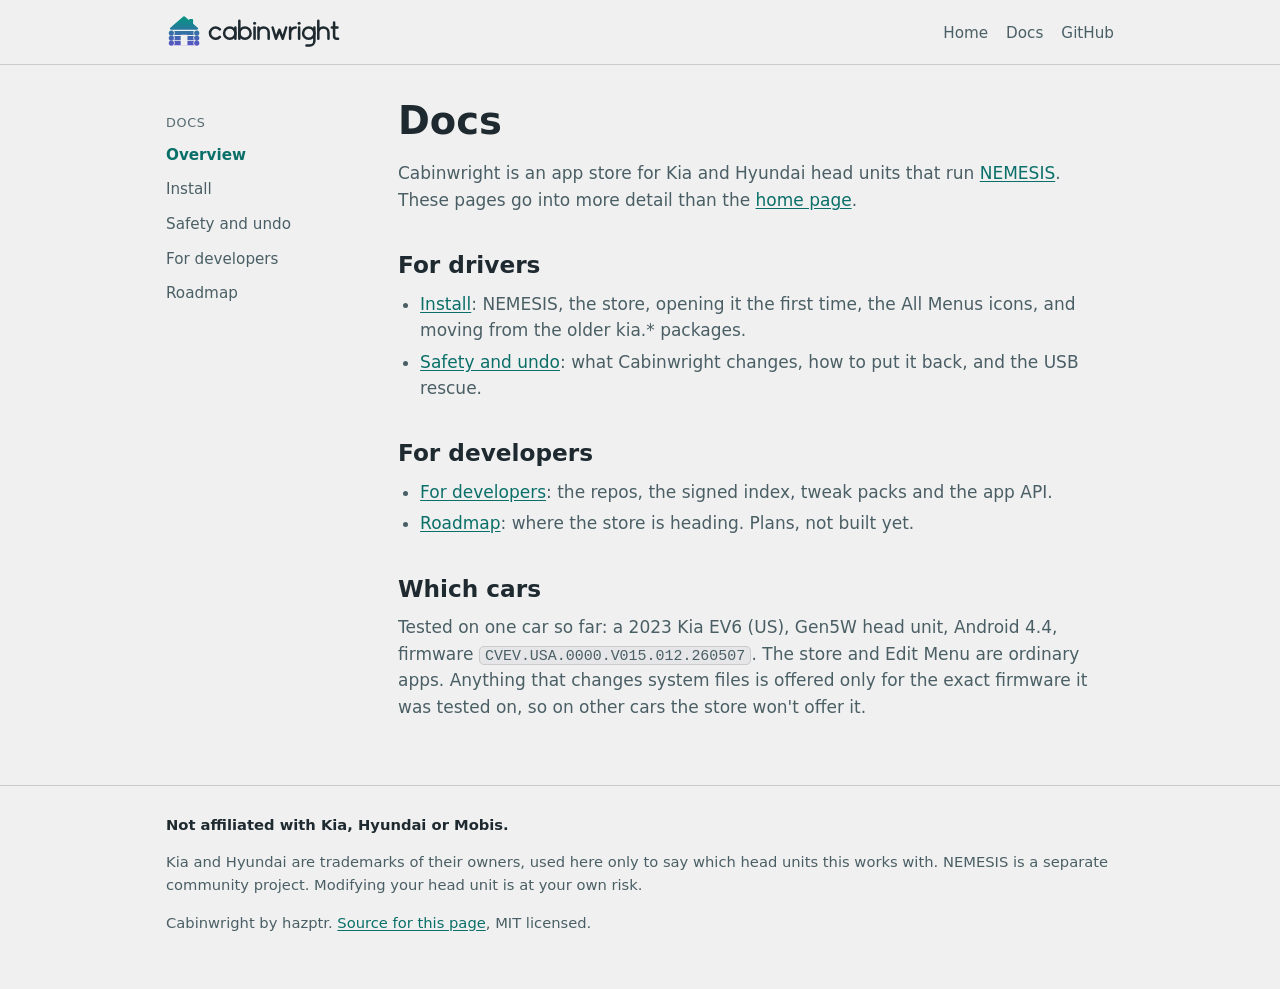
<file: docs/index.html>
<!doctype html>
<html lang="en">
<head>
<meta charset="utf-8">
<meta name="viewport" content="width=device-width, initial-scale=1">
<title>Docs · Cabinwright docs</title>
<meta name="description" content="Cabinwright documentation: installing, safety, developing apps and tweak packs, and the roadmap.">
<meta name="color-scheme" content="dark light">
<meta name="theme-color" content="#121214" media="(prefers-color-scheme: dark)">
<meta name="theme-color" content="#F0F0F0" media="(prefers-color-scheme: light)">
<link rel="icon" href="../favicon.ico" sizes="any">
<link rel="icon" href="../favicon.svg" type="image/svg+xml">
<link rel="apple-touch-icon" href="../apple-touch-icon.png">
<link rel="stylesheet" href="../style.css">
</head>
<body>
<a class="skip" href="#main">Skip to content</a>

<header class="top">
  <div class="wrap">
    <a href="../" aria-label="Cabinwright home"><img src="../logo.svg" alt="Cabinwright" width="175" height="36"></a>
    <nav aria-label="Site">
      <ul>
        <li><a href="../">Home</a></li>
        <li><a href="./">Docs</a></li>
        <li><a href="https://github.com/cabinwright">GitHub</a></li>
      </ul>
    </nav>
  </div>
</header>

<div class="wrap docs">
  <nav class="side" aria-label="Docs">
    <p class="group">Docs</p>
    <ul><li><a href="index.html" aria-current="page">Overview</a></li><li><a href="install.html">Install</a></li><li><a href="safety.html">Safety and undo</a></li><li><a href="developers.html">For developers</a></li><li><a href="roadmap.html">Roadmap</a></li></ul>
  </nav>
  <main id="main" class="prose">
<h1>Docs</h1>
<p>Cabinwright is an app store for Kia and Hyundai head units that run
  <a href="https://github.com/xwtk/hmg_nemesis">NEMESIS</a>. These pages go into more detail than
  the <a href="../">home page</a>.</p>
<h2>For drivers</h2>
<ul>
  <li><a href="install.html">Install</a>: NEMESIS, the store, opening it the first time, the
    All Menus icons, and moving from the older kia.* packages.</li>
  <li><a href="safety.html">Safety and undo</a>: what Cabinwright changes, how to put it back, and the
    USB rescue.</li>
</ul>
<h2>For developers</h2>
<ul>
  <li><a href="developers.html">For developers</a>: the repos, the signed index, tweak packs and the
    app API.</li>
  <li><a href="roadmap.html">Roadmap</a>: where the store is heading. Plans, not built yet.</li>
</ul>
<h2>Which cars</h2>
<p>Tested on one car so far: a 2023 Kia EV6 (US), Gen5W head unit, Android 4.4, firmware
  <code>CVEV.USA.0000.V015.012.260507</code>. The store and Edit Menu are ordinary apps. Anything
  that changes system files is offered only for the exact firmware it was tested on, so on other
  cars the store won't offer it.</p>
  </main>
</div>

<footer>
  <div class="wrap">
    <p class="affil">Not affiliated with Kia, Hyundai or Mobis.</p>
    <p>Kia and Hyundai are trademarks of their owners, used here only to say which head units
      this works with. NEMESIS is a separate community project. Modifying your head unit is at your own risk.</p>
    <p>Cabinwright by hazptr. <a href="https://github.com/cabinwright/cabinwright.github.io">Source for this page</a>, MIT licensed.</p>
  </div>
</footer>
</body>
</html>
</file>
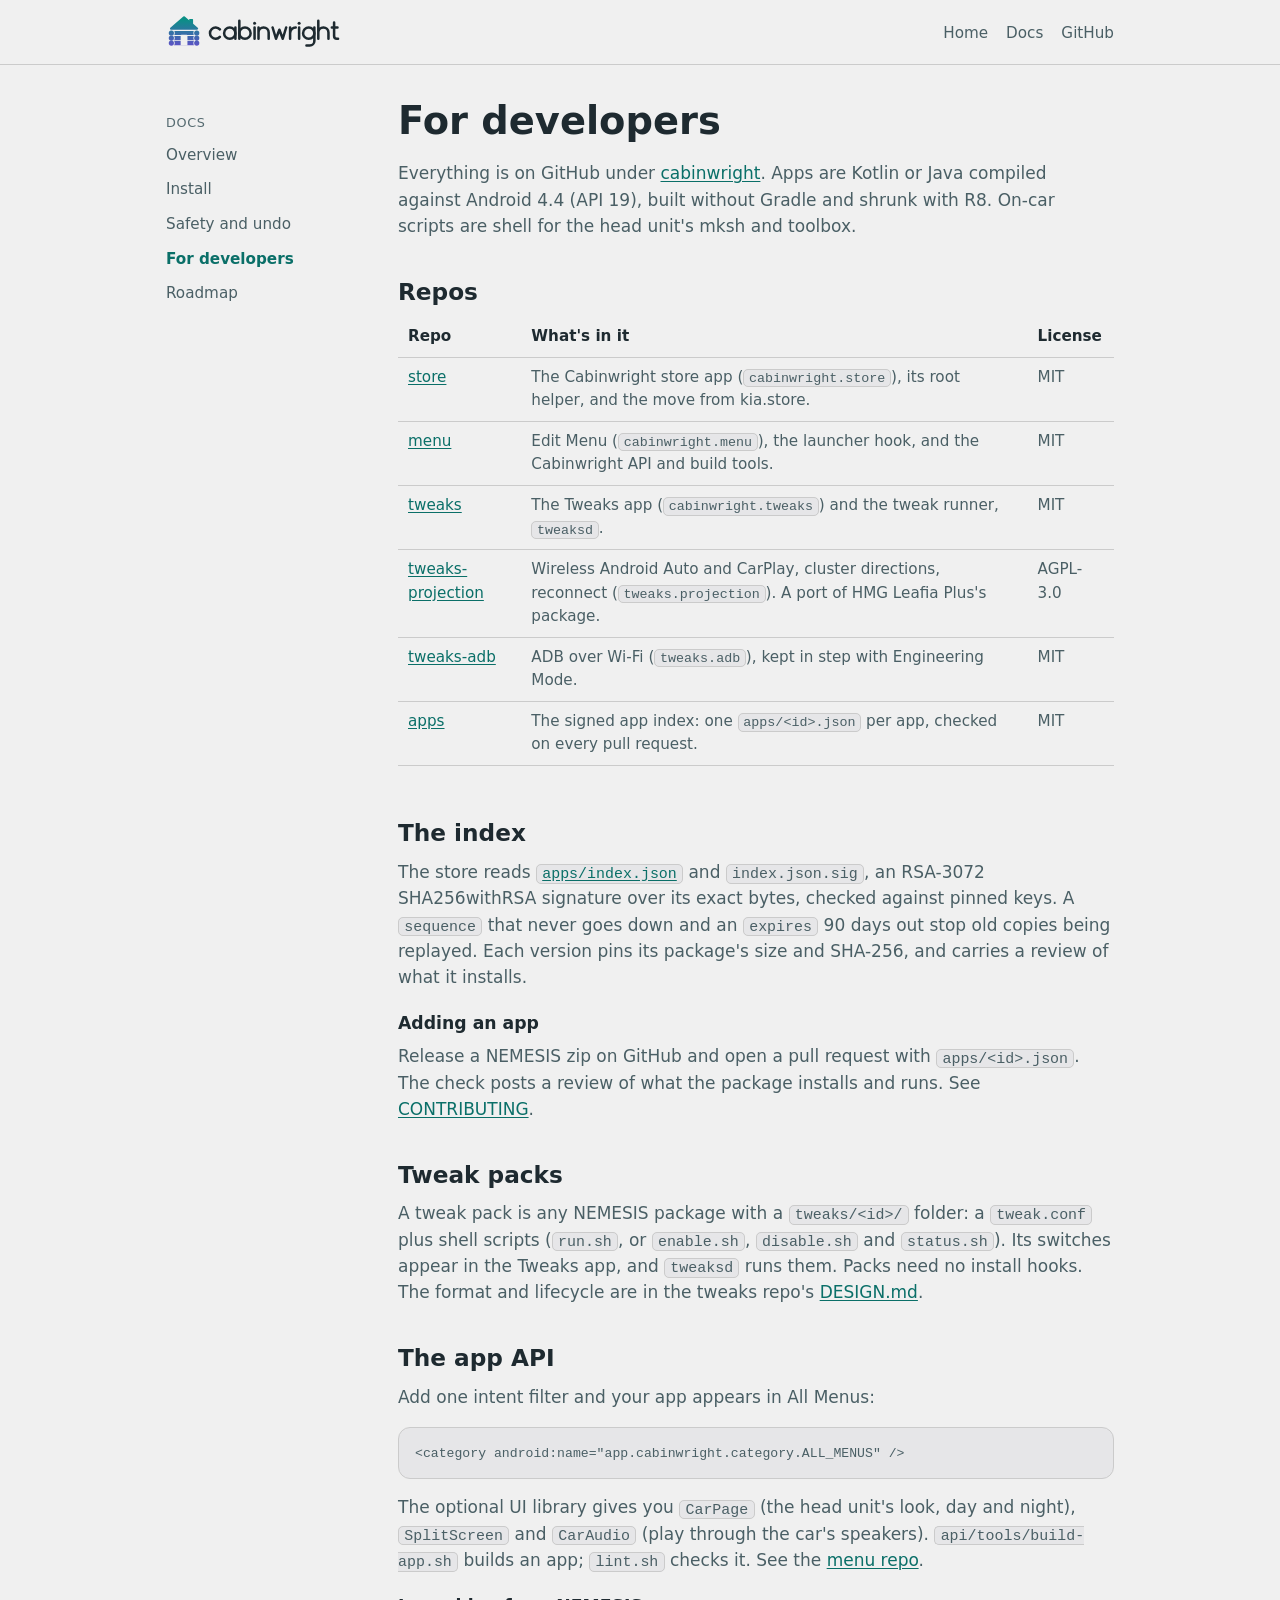
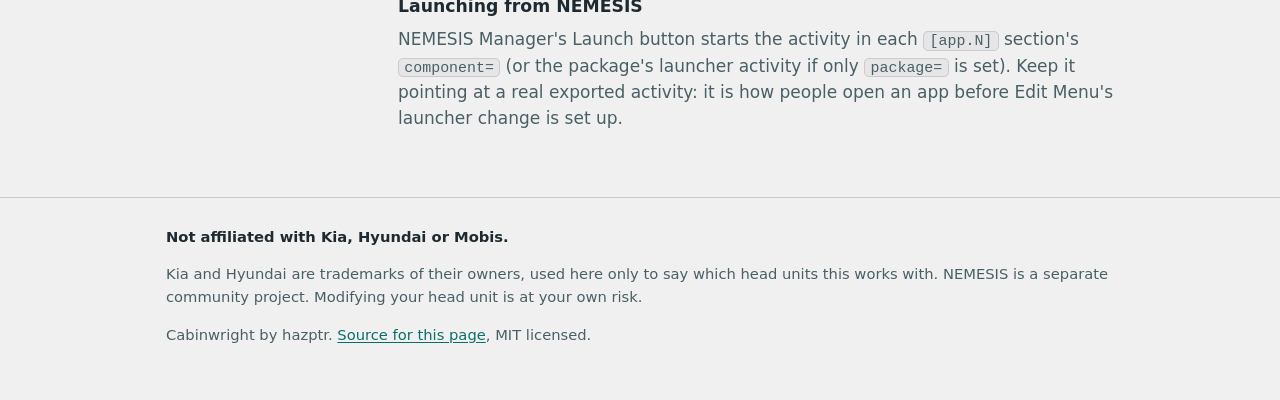
<file: docs/developers.html>
<!doctype html>
<html lang="en">
<head>
<meta charset="utf-8">
<meta name="viewport" content="width=device-width, initial-scale=1">
<title>For developers · Cabinwright docs</title>
<meta name="description" content="Cabinwright repos, the signed app index, tweak packs and the app API.">
<meta name="color-scheme" content="dark light">
<meta name="theme-color" content="#121214" media="(prefers-color-scheme: dark)">
<meta name="theme-color" content="#F0F0F0" media="(prefers-color-scheme: light)">
<link rel="icon" href="../favicon.ico" sizes="any">
<link rel="icon" href="../favicon.svg" type="image/svg+xml">
<link rel="apple-touch-icon" href="../apple-touch-icon.png">
<link rel="stylesheet" href="../style.css">
</head>
<body>
<a class="skip" href="#main">Skip to content</a>

<header class="top">
  <div class="wrap">
    <a href="../" aria-label="Cabinwright home"><img src="../logo.svg" alt="Cabinwright" width="175" height="36"></a>
    <nav aria-label="Site">
      <ul>
        <li><a href="../">Home</a></li>
        <li><a href="./">Docs</a></li>
        <li><a href="https://github.com/cabinwright">GitHub</a></li>
      </ul>
    </nav>
  </div>
</header>

<div class="wrap docs">
  <nav class="side" aria-label="Docs">
    <p class="group">Docs</p>
    <ul><li><a href="index.html">Overview</a></li><li><a href="install.html">Install</a></li><li><a href="safety.html">Safety and undo</a></li><li><a href="developers.html" aria-current="page">For developers</a></li><li><a href="roadmap.html">Roadmap</a></li></ul>
  </nav>
  <main id="main" class="prose">
<h1>For developers</h1>
<p>Everything is on GitHub under <a href="https://github.com/cabinwright">cabinwright</a>. Apps are Kotlin or Java compiled
  against Android 4.4 (API 19), built without Gradle and shrunk with R8. On-car scripts are shell for
  the head unit's mksh and toolbox.</p>

<h2>Repos</h2>
<div class="table">
<table>
  <thead><tr><th scope="col">Repo</th><th scope="col">What's in it</th><th scope="col">License</th></tr></thead>
  <tbody>
    <tr><td><a href="https://github.com/cabinwright/store">store</a></td><td>The Cabinwright store app (<code>cabinwright.store</code>), its root helper, and the move from kia.store.</td><td>MIT</td></tr>
    <tr><td><a href="https://github.com/cabinwright/menu">menu</a></td><td>Edit Menu (<code>cabinwright.menu</code>), the launcher hook, and the Cabinwright API and build tools.</td><td>MIT</td></tr>
    <tr><td><a href="https://github.com/cabinwright/tweaks">tweaks</a></td><td>The Tweaks app (<code>cabinwright.tweaks</code>) and the tweak runner, <code>tweaksd</code>.</td><td>MIT</td></tr>
    <tr><td><a href="https://github.com/cabinwright/tweaks-projection">tweaks-projection</a></td><td>Wireless Android Auto and CarPlay, cluster directions, reconnect (<code>tweaks.projection</code>). A port of HMG Leafia Plus's package.</td><td>AGPL-3.0</td></tr>
    <tr><td><a href="https://github.com/cabinwright/tweaks-adb">tweaks-adb</a></td><td>ADB over Wi-Fi (<code>tweaks.adb</code>), kept in step with Engineering Mode.</td><td>MIT</td></tr>
    <tr><td><a href="https://github.com/cabinwright/apps">apps</a></td><td>The signed app index: one <code>apps/&lt;id&gt;.json</code> per app, checked on every pull request.</td><td>MIT</td></tr>
  </tbody>
</table>
</div>

<h2>The index</h2>
<p>The store reads <a href="https://cabinwright.github.io/apps/index.json"><code>apps/index.json</code></a>
  and <code>index.json.sig</code>, an RSA-3072 SHA256withRSA signature over its exact bytes, checked
  against pinned keys. A <code>sequence</code> that never goes down and an <code>expires</code> 90
  days out stop old copies being replayed. Each version pins its package's size and SHA-256, and
  carries a review of what it installs.</p>

<h3>Adding an app</h3>
<p>Release a NEMESIS zip on GitHub and open a pull request with <code>apps/&lt;id&gt;.json</code>.
  The check posts a review of what the package installs and runs. See
  <a href="https://github.com/cabinwright/apps/blob/main/CONTRIBUTING.md">CONTRIBUTING</a>.</p>

<h2>Tweak packs</h2>
<p>A tweak pack is any NEMESIS package with a <code>tweaks/&lt;id&gt;/</code> folder: a
  <code>tweak.conf</code> plus shell scripts (<code>run.sh</code>, or <code>enable.sh</code>,
  <code>disable.sh</code> and <code>status.sh</code>). Its switches appear in the Tweaks app, and
  <code>tweaksd</code> runs them. Packs need no install hooks. The format and lifecycle are in the
  tweaks repo's <a href="https://github.com/cabinwright/tweaks/blob/main/DESIGN.md">DESIGN.md</a>.</p>

<h2>The app API</h2>
<p>Add one intent filter and your app appears in All Menus:</p>
<pre><code>&lt;category android:name="app.cabinwright.category.ALL_MENUS" /&gt;</code></pre>
<p>The optional UI library gives you <code>CarPage</code> (the head unit's look, day and night),
  <code>SplitScreen</code> and <code>CarAudio</code> (play through the car's speakers).
  <code>api/tools/build-app.sh</code> builds an app; <code>lint.sh</code> checks it. See the
  <a href="https://github.com/cabinwright/menu">menu repo</a>.</p>

<h3>Launching from NEMESIS</h3>
<p>NEMESIS Manager's Launch button starts the activity in each <code>[app.N]</code> section's
  <code>component=</code> (or the package's launcher activity if only <code>package=</code> is set).
  Keep it pointing at a real exported activity: it is how people open an app before Edit Menu's
  launcher change is set up.</p>
  </main>
</div>

<footer>
  <div class="wrap">
    <p class="affil">Not affiliated with Kia, Hyundai or Mobis.</p>
    <p>Kia and Hyundai are trademarks of their owners, used here only to say which head units
      this works with. NEMESIS is a separate community project. Modifying your head unit is at your own risk.</p>
    <p>Cabinwright by hazptr. <a href="https://github.com/cabinwright/cabinwright.github.io">Source for this page</a>, MIT licensed.</p>
  </div>
</footer>
</body>
</html>
</file>
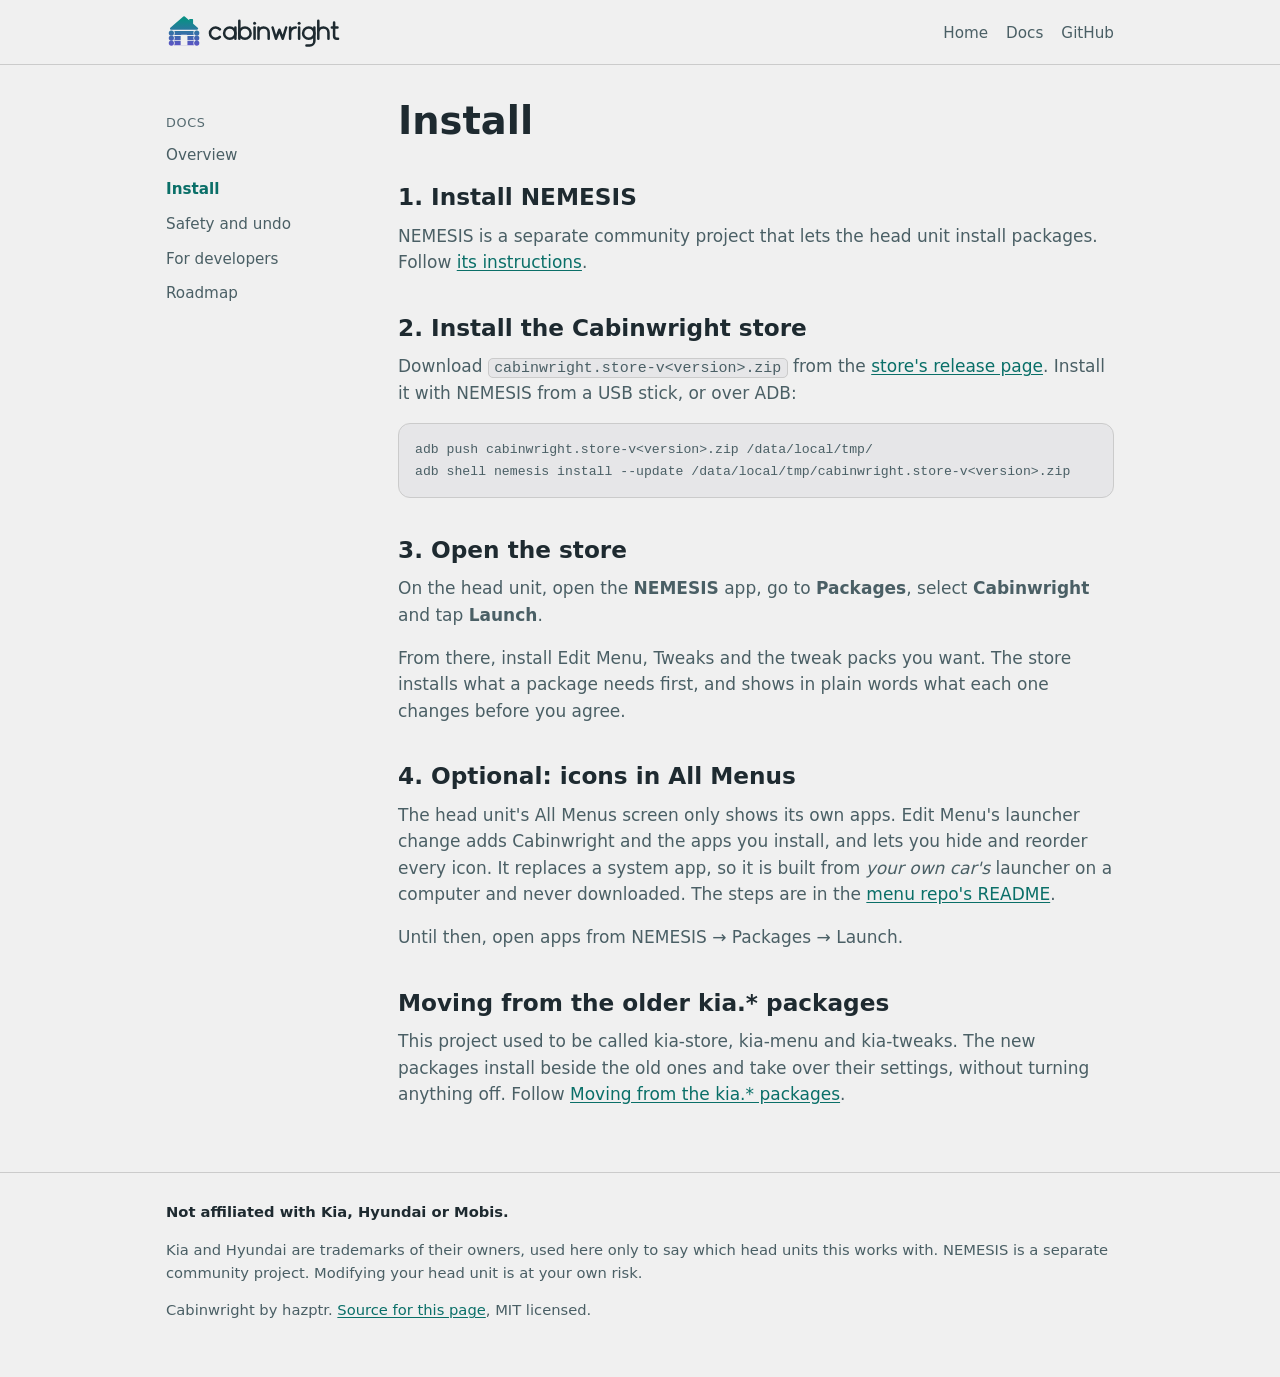
<file: docs/install.html>
<!doctype html>
<html lang="en">
<head>
<meta charset="utf-8">
<meta name="viewport" content="width=device-width, initial-scale=1">
<title>Install · Cabinwright docs</title>
<meta name="description" content="How to install Cabinwright on a head unit running NEMESIS.">
<meta name="color-scheme" content="dark light">
<meta name="theme-color" content="#121214" media="(prefers-color-scheme: dark)">
<meta name="theme-color" content="#F0F0F0" media="(prefers-color-scheme: light)">
<link rel="icon" href="../favicon.ico" sizes="any">
<link rel="icon" href="../favicon.svg" type="image/svg+xml">
<link rel="apple-touch-icon" href="../apple-touch-icon.png">
<link rel="stylesheet" href="../style.css">
</head>
<body>
<a class="skip" href="#main">Skip to content</a>

<header class="top">
  <div class="wrap">
    <a href="../" aria-label="Cabinwright home"><img src="../logo.svg" alt="Cabinwright" width="175" height="36"></a>
    <nav aria-label="Site">
      <ul>
        <li><a href="../">Home</a></li>
        <li><a href="./">Docs</a></li>
        <li><a href="https://github.com/cabinwright">GitHub</a></li>
      </ul>
    </nav>
  </div>
</header>

<div class="wrap docs">
  <nav class="side" aria-label="Docs">
    <p class="group">Docs</p>
    <ul><li><a href="index.html">Overview</a></li><li><a href="install.html" aria-current="page">Install</a></li><li><a href="safety.html">Safety and undo</a></li><li><a href="developers.html">For developers</a></li><li><a href="roadmap.html">Roadmap</a></li></ul>
  </nav>
  <main id="main" class="prose">
<h1>Install</h1>
<h2>1. Install NEMESIS</h2>
<p>NEMESIS is a separate community project that lets the head unit install packages. Follow
  <a href="https://github.com/xwtk/hmg_nemesis">its instructions</a>.</p>

<h2>2. Install the Cabinwright store</h2>
<p>Download <code>cabinwright.store-v&lt;version&gt;.zip</code> from the
  <a href="https://github.com/cabinwright/store/releases/latest">store's release page</a>. Install it with NEMESIS from a USB
  stick, or over ADB:</p>
<pre><code>adb push cabinwright.store-v&lt;version&gt;.zip /data/local/tmp/
adb shell nemesis install --update /data/local/tmp/cabinwright.store-v&lt;version&gt;.zip</code></pre>

<h2>3. Open the store</h2>
<p>On the head unit, open the <strong>NEMESIS</strong> app, go to <strong>Packages</strong>, select
  <strong>Cabinwright</strong> and tap <strong>Launch</strong>.</p>
<p>From there, install Edit Menu, Tweaks and the tweak packs you want. The store installs what a
  package needs first, and shows in plain words what each one changes before you agree.</p>

<h2>4. Optional: icons in All Menus</h2>
<p>The head unit's All Menus screen only shows its own apps. Edit Menu's launcher change adds
  Cabinwright and the apps you install, and lets you hide and reorder every icon. It replaces a
  system app, so it is built from <em>your own car's</em> launcher on a computer and never
  downloaded. The steps are in the <a href="https://github.com/cabinwright/menu#readme">menu repo's README</a>.</p>
<p>Until then, open apps from NEMESIS → Packages → Launch.</p>

<h2>Moving from the older kia.* packages</h2>
<p>This project used to be called kia-store, kia-menu and kia-tweaks. The new packages install
  beside the old ones and take over their settings, without turning anything off. Follow
  <a href="https://github.com/cabinwright/store/blob/main/docs/migrating-from-kia.md">Moving from the kia.* packages</a>.</p>
  </main>
</div>

<footer>
  <div class="wrap">
    <p class="affil">Not affiliated with Kia, Hyundai or Mobis.</p>
    <p>Kia and Hyundai are trademarks of their owners, used here only to say which head units
      this works with. NEMESIS is a separate community project. Modifying your head unit is at your own risk.</p>
    <p>Cabinwright by hazptr. <a href="https://github.com/cabinwright/cabinwright.github.io">Source for this page</a>, MIT licensed.</p>
  </div>
</footer>
</body>
</html>
</file>
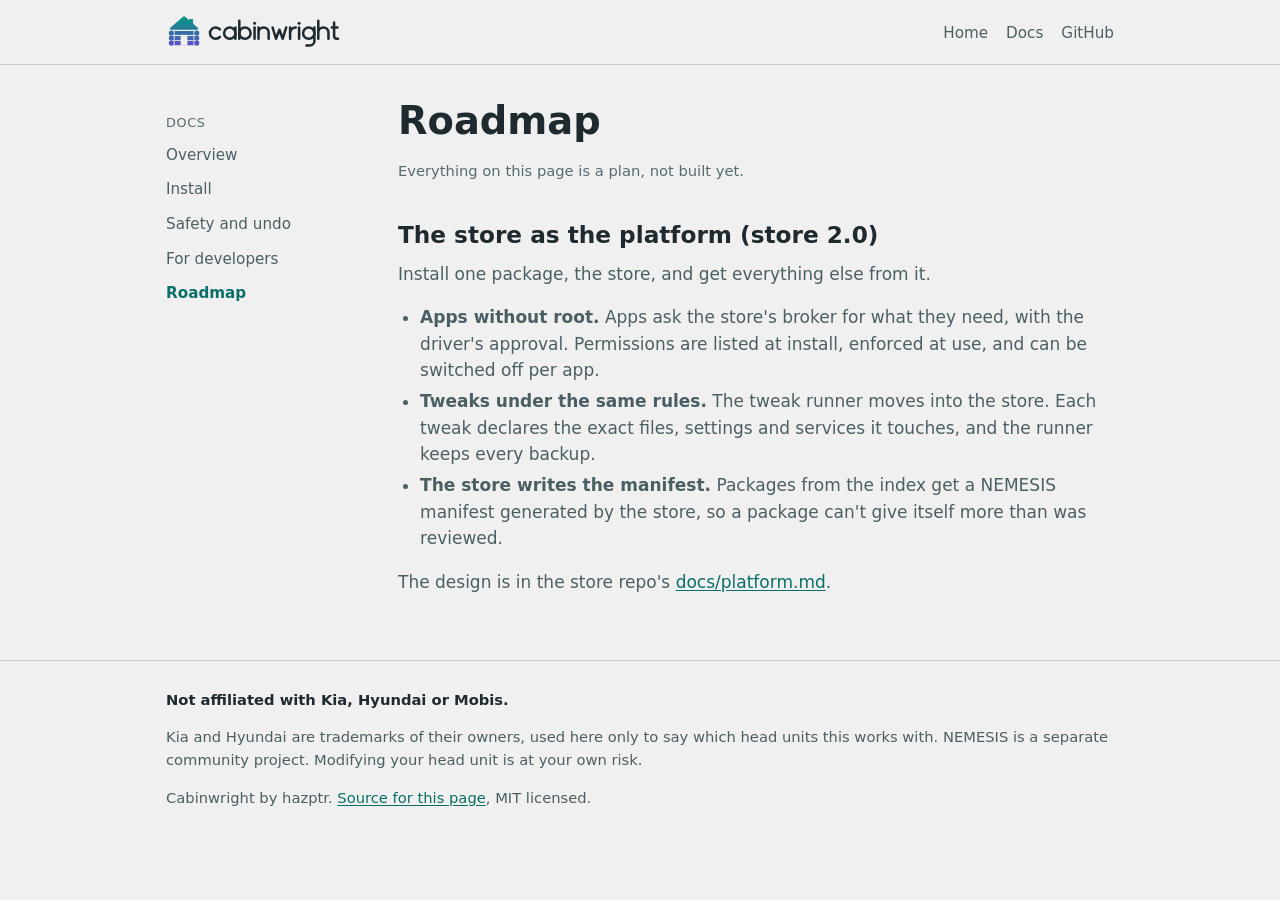
<file: docs/roadmap.html>
<!doctype html>
<html lang="en">
<head>
<meta charset="utf-8">
<meta name="viewport" content="width=device-width, initial-scale=1">
<title>Roadmap · Cabinwright docs</title>
<meta name="description" content="Where Cabinwright is heading: the store as the platform. Plans, not built yet.">
<meta name="color-scheme" content="dark light">
<meta name="theme-color" content="#121214" media="(prefers-color-scheme: dark)">
<meta name="theme-color" content="#F0F0F0" media="(prefers-color-scheme: light)">
<link rel="icon" href="../favicon.ico" sizes="any">
<link rel="icon" href="../favicon.svg" type="image/svg+xml">
<link rel="apple-touch-icon" href="../apple-touch-icon.png">
<link rel="stylesheet" href="../style.css">
</head>
<body>
<a class="skip" href="#main">Skip to content</a>

<header class="top">
  <div class="wrap">
    <a href="../" aria-label="Cabinwright home"><img src="../logo.svg" alt="Cabinwright" width="175" height="36"></a>
    <nav aria-label="Site">
      <ul>
        <li><a href="../">Home</a></li>
        <li><a href="./">Docs</a></li>
        <li><a href="https://github.com/cabinwright">GitHub</a></li>
      </ul>
    </nav>
  </div>
</header>

<div class="wrap docs">
  <nav class="side" aria-label="Docs">
    <p class="group">Docs</p>
    <ul><li><a href="index.html">Overview</a></li><li><a href="install.html">Install</a></li><li><a href="safety.html">Safety and undo</a></li><li><a href="developers.html">For developers</a></li><li><a href="roadmap.html" aria-current="page">Roadmap</a></li></ul>
  </nav>
  <main id="main" class="prose">
<h1>Roadmap</h1>
<p class="note">Everything on this page is a plan, not built yet.</p>

<h2>The store as the platform (store 2.0)</h2>
<p>Install one package, the store, and get everything else from it.</p>
<ul>
  <li><strong>Apps without root.</strong> Apps ask the store's broker for what they need, with the
    driver's approval. Permissions are listed at install, enforced at use, and can be switched off
    per app.</li>
  <li><strong>Tweaks under the same rules.</strong> The tweak runner moves into the store. Each tweak
    declares the exact files, settings and services it touches, and the runner keeps every
    backup.</li>
  <li><strong>The store writes the manifest.</strong> Packages from the index get a NEMESIS manifest
    generated by the store, so a package can't give itself more than was reviewed.</li>
</ul>
<p>The design is in the store repo's
  <a href="https://github.com/cabinwright/store/blob/main/docs/platform.md">docs/platform.md</a>.</p>
  </main>
</div>

<footer>
  <div class="wrap">
    <p class="affil">Not affiliated with Kia, Hyundai or Mobis.</p>
    <p>Kia and Hyundai are trademarks of their owners, used here only to say which head units
      this works with. NEMESIS is a separate community project. Modifying your head unit is at your own risk.</p>
    <p>Cabinwright by hazptr. <a href="https://github.com/cabinwright/cabinwright.github.io">Source for this page</a>, MIT licensed.</p>
  </div>
</footer>
</body>
</html>
</file>
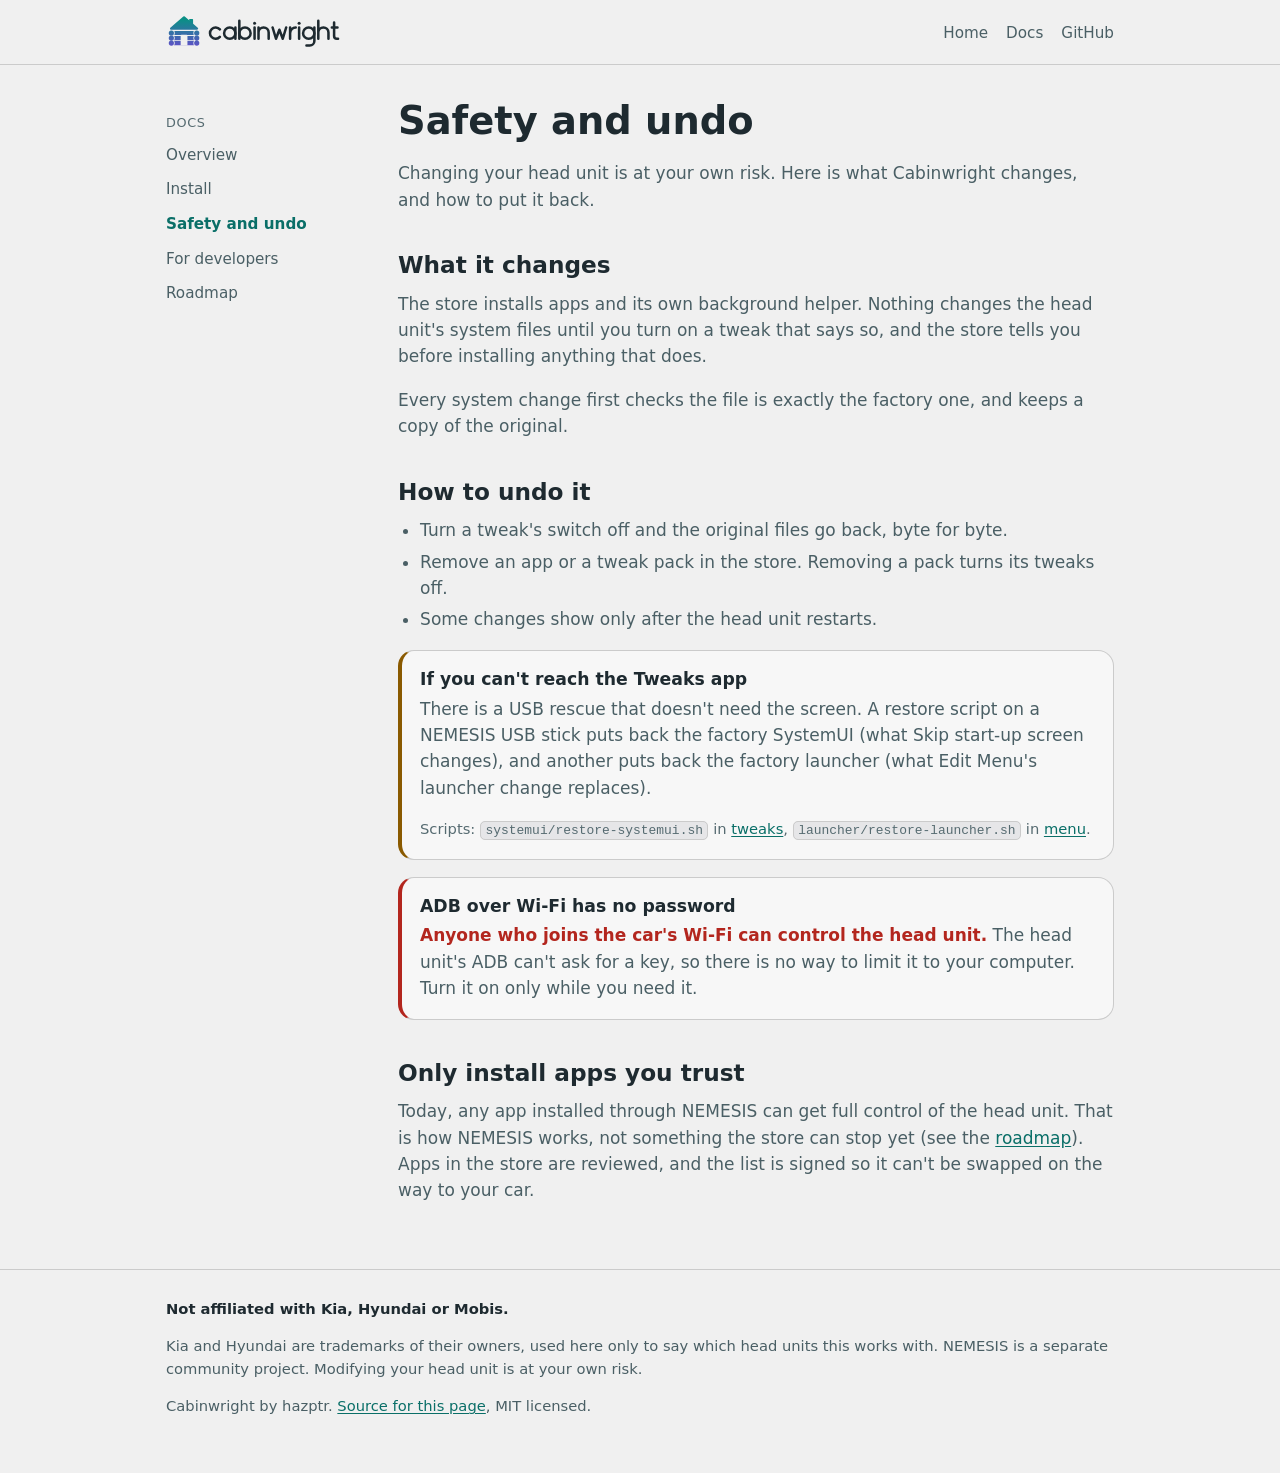
<file: docs/safety.html>
<!doctype html>
<html lang="en">
<head>
<meta charset="utf-8">
<meta name="viewport" content="width=device-width, initial-scale=1">
<title>Safety and undo · Cabinwright docs</title>
<meta name="description" content="What Cabinwright changes on the head unit, and how to undo it.">
<meta name="color-scheme" content="dark light">
<meta name="theme-color" content="#121214" media="(prefers-color-scheme: dark)">
<meta name="theme-color" content="#F0F0F0" media="(prefers-color-scheme: light)">
<link rel="icon" href="../favicon.ico" sizes="any">
<link rel="icon" href="../favicon.svg" type="image/svg+xml">
<link rel="apple-touch-icon" href="../apple-touch-icon.png">
<link rel="stylesheet" href="../style.css">
</head>
<body>
<a class="skip" href="#main">Skip to content</a>

<header class="top">
  <div class="wrap">
    <a href="../" aria-label="Cabinwright home"><img src="../logo.svg" alt="Cabinwright" width="175" height="36"></a>
    <nav aria-label="Site">
      <ul>
        <li><a href="../">Home</a></li>
        <li><a href="./">Docs</a></li>
        <li><a href="https://github.com/cabinwright">GitHub</a></li>
      </ul>
    </nav>
  </div>
</header>

<div class="wrap docs">
  <nav class="side" aria-label="Docs">
    <p class="group">Docs</p>
    <ul><li><a href="index.html">Overview</a></li><li><a href="install.html">Install</a></li><li><a href="safety.html" aria-current="page">Safety and undo</a></li><li><a href="developers.html">For developers</a></li><li><a href="roadmap.html">Roadmap</a></li></ul>
  </nav>
  <main id="main" class="prose">
<h1>Safety and undo</h1>
<p>Changing your head unit is at your own risk. Here is what Cabinwright changes, and how to put
  it back.</p>

<h2>What it changes</h2>
<p>The store installs apps and its own background helper. Nothing changes the head unit's system
  files until you turn on a tweak that says so, and the store tells you before installing anything
  that does.</p>
<p>Every system change first checks the file is exactly the factory one, and keeps a copy of the
  original.</p>

<h2>How to undo it</h2>
<ul>
  <li>Turn a tweak's switch off and the original files go back, byte for byte.</li>
  <li>Remove an app or a tweak pack in the store. Removing a pack turns its tweaks off.</li>
  <li>Some changes show only after the head unit restarts.</li>
</ul>

<div class="card warn">
  <h3>If you can't reach the Tweaks app</h3>
  <p>There is a USB rescue that doesn't need the screen. A restore script on a NEMESIS USB stick
    puts back the factory SystemUI (what Skip start-up screen changes), and another puts back the
    factory launcher (what Edit Menu's launcher change replaces).</p>
  <p class="note">Scripts: <code>systemui/restore-systemui.sh</code> in
    <a href="https://github.com/cabinwright/tweaks">tweaks</a>, <code>launcher/restore-launcher.sh</code> in
    <a href="https://github.com/cabinwright/menu">menu</a>.</p>
</div>

<div class="card danger" id="adb">
  <h3>ADB over Wi-Fi has no password</h3>
  <p><strong>Anyone who joins the car's Wi-Fi can control the head unit.</strong> The head unit's
    ADB can't ask for a key, so there is no way to limit it to your computer. Turn it on only while
    you need it.</p>
</div>

<h2>Only install apps you trust</h2>
<p>Today, any app installed through NEMESIS can get full control of the head unit. That is how
  NEMESIS works, not something the store can stop yet (see the <a href="roadmap.html">roadmap</a>).
  Apps in the store are reviewed, and the list is signed so it can't be swapped on the way to your
  car.</p>
  </main>
</div>

<footer>
  <div class="wrap">
    <p class="affil">Not affiliated with Kia, Hyundai or Mobis.</p>
    <p>Kia and Hyundai are trademarks of their owners, used here only to say which head units
      this works with. NEMESIS is a separate community project. Modifying your head unit is at your own risk.</p>
    <p>Cabinwright by hazptr. <a href="https://github.com/cabinwright/cabinwright.github.io">Source for this page</a>, MIT licensed.</p>
  </div>
</footer>
</body>
</html>
</file>
<file: style.css>
/* Colours from the head unit's own UI, as the Cabinwright API's CarPage uses them
   (menu repo, api/ui/.../CarPage.kt). Night is the default; day text and teal are
   darkened here so they pass WCAG AA on a web page. */
:root {
  --bg: #121214;          /* CarPage night BG */
  --card: #161618;        /* night TILE */
  --edge: #313136;        /* night EDGE */
  --tile: #1F1F24;        /* night ICON_TILE */
  --tile-edge: #3D3D44;   /* night ICON_TILE_EDGE */
  --text: #B6C1C8;        /* night TEXT */
  --muted: #79838A;       /* night MUTED */
  --head: #E8EDF0;
  --accent: #17BEB0;      /* ACCENT, the head unit's highlight teal */
  --on-accent: #121214;
  --g1: #34E0D5;          /* ICON_START */
  --g2: #847FDC;          /* ACCENT_END */
  --warn: #F1B336;        /* WARN */
  --bad: #EB5757;         /* BAD */
  --code: #0E0E0F;        /* night DIVIDER */
}
@media (prefers-color-scheme: light) {
  :root {
    --bg: #F0F0F0;        /* CarPage day BG */
    --card: #F7F7F7;
    --edge: #CBCBCB;      /* day EDGE */
    --tile: #F0F0F2;      /* day ICON_TILE */
    --tile-edge: #DDDDE0; /* day ICON_TILE_EDGE */
    --text: #4A5F65;      /* day TEXT #62797F, darkened */
    --muted: #566B71;     /* day MUTED #8D9DA2, darkened */
    --head: #1E2A30;
    --accent: #0A6F68;    /* the teal, darkened */
    --on-accent: #FFFFFF;
    --g1: #0B8F86;
    --g2: #5A54C4;
    --warn: #8A5A00;
    --bad: #B3261E;
    --code: #E6E6E8;
  }
}
* { box-sizing: border-box; }
html { -webkit-text-size-adjust: 100%; }
body {
  margin: 0; background: var(--bg); color: var(--text);
  font: 17px/1.55 system-ui, -apple-system, "Segoe UI", Roboto, "Helvetica Neue", Arial, sans-serif;
}
a { color: var(--accent); text-underline-offset: 2px; }
a:hover { text-decoration-thickness: 2px; }
:focus-visible { outline: 2px solid var(--accent); outline-offset: 2px; border-radius: 4px; }
h1, h2, h3 { color: var(--head); line-height: 1.25; margin: 0 0 .5em; }
h1 { font-size: clamp(1.7rem, 5vw, 2.4rem); font-weight: 650; }
h2 { font-size: 1.45rem; font-weight: 650; margin-top: 0; }
h3 { font-size: 1.08rem; font-weight: 600; }
p { margin: 0 0 1em; }
code, pre { font: .88em/1.5 ui-monospace, SFMono-Regular, Menlo, Consolas, monospace; }
code { background: var(--code); border: 1px solid var(--edge); border-radius: 5px; padding: .05em .35em; overflow-wrap: anywhere; }
pre { background: var(--code); border: 1px solid var(--edge); border-radius: 12px; padding: 14px 16px; overflow-x: auto; }
pre code { background: none; border: 0; padding: 0; }
.wrap { max-width: 980px; margin: 0 auto; padding: 0 16px; }
.skip { position: absolute; left: -9999px; }
.skip:focus { left: 16px; top: 8px; background: var(--card); padding: 8px 12px; z-index: 2; }

header.top { border-bottom: 1px solid var(--edge); }
header.top .wrap { display: flex; align-items: center; justify-content: space-between; gap: 16px; flex-wrap: wrap; padding-top: 14px; padding-bottom: 14px; }
header.top img { display: block; height: 36px; width: auto; }
nav ul { list-style: none; margin: 0; padding: 0; display: flex; flex-wrap: wrap; gap: 4px 18px; }
nav a { color: var(--text); text-decoration: none; font-size: .95rem; }
nav a:hover { color: var(--accent); }

.hero { padding-top: 48px; padding-bottom: 32px; }
.hero .lede { font-size: 1.15rem; max-width: 40em; }
.chips { display: flex; flex-wrap: wrap; gap: 8px; margin: 18px 0 0; padding: 0; list-style: none; }
.chips li { border: 1px solid var(--edge); border-radius: 999px; padding: 4px 12px; font-size: .9rem; }
.chips li.on { border-color: var(--accent); color: var(--accent); }
.buttons { display: flex; flex-wrap: wrap; gap: 12px; margin-top: 24px; }
.btn { display: inline-block; padding: 10px 18px; border-radius: 999px; border: 1px solid var(--edge); color: var(--head); text-decoration: none; font-weight: 600; }
.btn.primary { background: var(--accent); border-color: var(--accent); color: var(--on-accent); }
.note { color: var(--muted); font-size: .92rem; }

section { padding: 36px 0; border-top: 1px solid var(--edge); }
.grid { display: grid; grid-template-columns: repeat(auto-fill, minmax(270px, 1fr)); gap: 14px; }
.grid.two { grid-template-columns: repeat(auto-fill, minmax(340px, 1fr)); }
.card { background: var(--card); border: 1px solid var(--edge); border-radius: 16px; padding: 18px; }
.card h3 { margin-bottom: .3em; }
.card p:last-child, .card ul:last-child { margin-bottom: 0; }
.card ul { padding-left: 1.1em; margin: .4em 0 1em; }
.row { display: flex; gap: 14px; align-items: flex-start; }
.icon { flex: none; width: 52px; height: 52px; border-radius: 50%; background: var(--tile); border: 1px solid var(--tile-edge); display: grid; place-items: center; overflow: hidden; }
.icon svg { width: 28px; height: 28px; }
.icon img { width: 52px; height: 52px; }
.icon .letter { font-weight: 700; color: var(--accent); font-size: 1.3rem; }
.meta { color: var(--muted); font-size: .88rem; margin-bottom: .4em; }
.tag { display: inline-block; font-size: .8rem; border: 1px solid var(--edge); border-radius: 999px; padding: 0 8px; margin: 2px 4px 0 0; }
.tag.sys { border-color: var(--warn); color: var(--warn); }
.warn { border-left: 4px solid var(--warn); }
.danger { border-left: 4px solid var(--bad); }
.danger strong { color: var(--bad); }

ol.steps { counter-reset: s; list-style: none; padding: 0; margin: 0 0 1em; display: grid; gap: 12px; }
ol.steps > li { counter-increment: s; position: relative; padding: 16px 18px 16px 64px; background: var(--card); border: 1px solid var(--edge); border-radius: 16px; }
ol.steps > li::before { content: counter(s); position: absolute; left: 16px; top: 14px; width: 34px; height: 34px; border-radius: 50%; display: grid; place-items: center; font-weight: 700; color: var(--accent); border: 2px solid var(--accent); }
ol.steps p { margin: .3em 0 0; }

table { width: 100%; border-collapse: collapse; font-size: .95rem; }
th, td { text-align: left; padding: 8px 10px; border-bottom: 1px solid var(--edge); vertical-align: top; }
th { color: var(--head); font-weight: 600; }
.table { overflow-x: auto; }
.plan { border: 1px dashed var(--edge); }
.plan .label { display: inline-block; font-size: .8rem; font-weight: 700; letter-spacing: .04em; text-transform: uppercase; color: var(--accent); margin-bottom: .4em; }

footer { border-top: 1px solid var(--edge); padding: 28px 0 40px; font-size: .92rem; }
footer .affil { color: var(--head); font-weight: 600; }

@media (max-width: 560px) {
  body { font-size: 16px; }
  .hero { padding-top: 32px; }
  .grid, .grid.two { grid-template-columns: 1fr; }
  ol.steps > li { padding-left: 58px; }
  ol.steps > li::before { left: 12px; }
}
@media (prefers-reduced-motion: no-preference) { html { scroll-behavior: smooth; } }

/* Docs pages */
.docs { display: grid; grid-template-columns: 200px 1fr; gap: 32px; padding-top: 32px; padding-bottom: 48px; }
.docs nav.side ul { display: block; }
.docs nav.side li { margin: 0 0 8px; }
.docs nav.side a[aria-current] { color: var(--accent); font-weight: 600; }
.docs nav.side .group { color: var(--muted); font-size: .8rem; text-transform: uppercase; letter-spacing: .05em; margin: 16px 0 8px; }
.prose { max-width: 44em; min-width: 0; }
.prose h1 { margin-bottom: .4em; }
.prose h2 { margin-top: 1.6em; }
.prose h3 { margin-top: 1.3em; }
.prose ul, .prose ol { padding-left: 1.3em; margin: 0 0 1em; }
.prose li { margin-bottom: .3em; }
.prose .card { margin: 0 0 1em; }
.prose table { margin: 0 0 1em; }
@media (max-width: 760px) {
  .docs { grid-template-columns: 1fr; gap: 8px; }
  .docs nav.side ul { display: flex; flex-wrap: wrap; gap: 4px 16px; }
  .docs nav.side .group { display: none; }
}
a.card.link { display: block; color: var(--text); text-decoration: none; }
a.card.link:hover { border-color: var(--accent); }
a.card.link h3 { color: var(--accent); }
.prose .card h3:first-child { margin-top: 0; }
</file>
